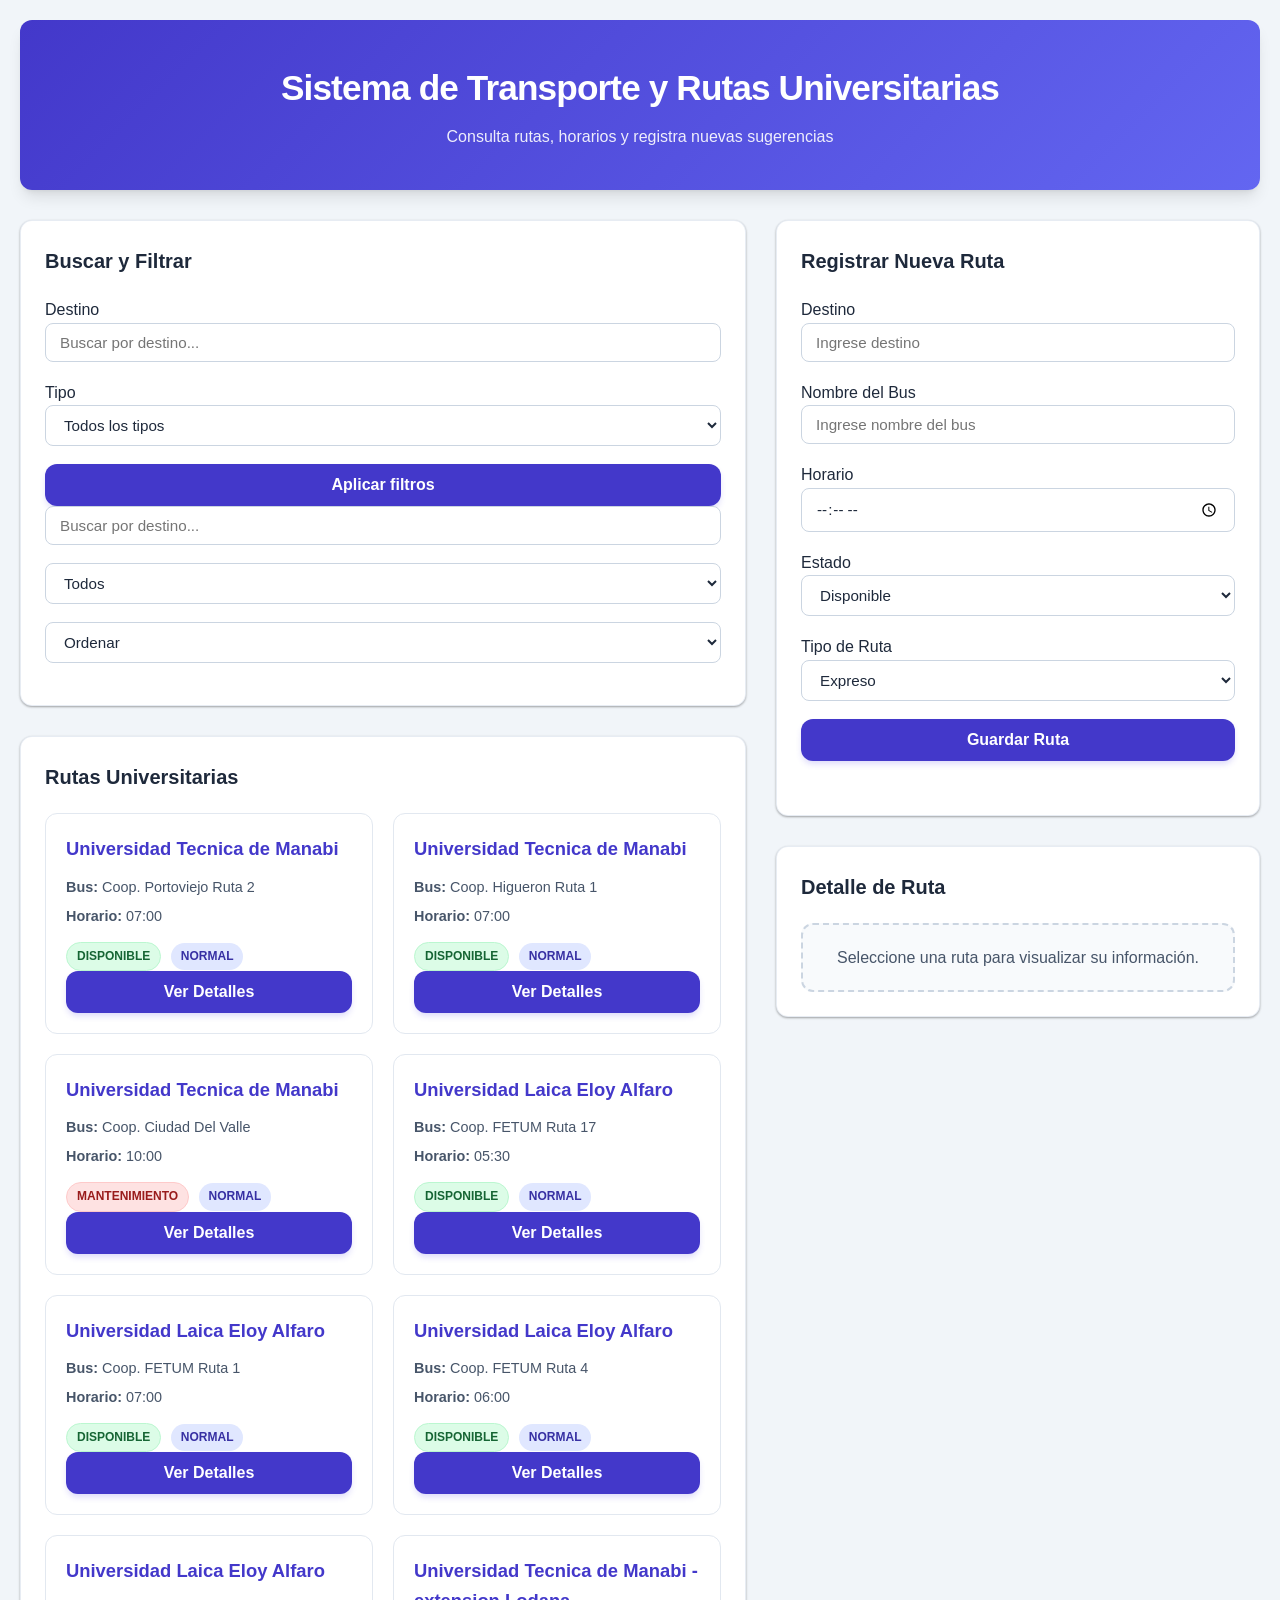
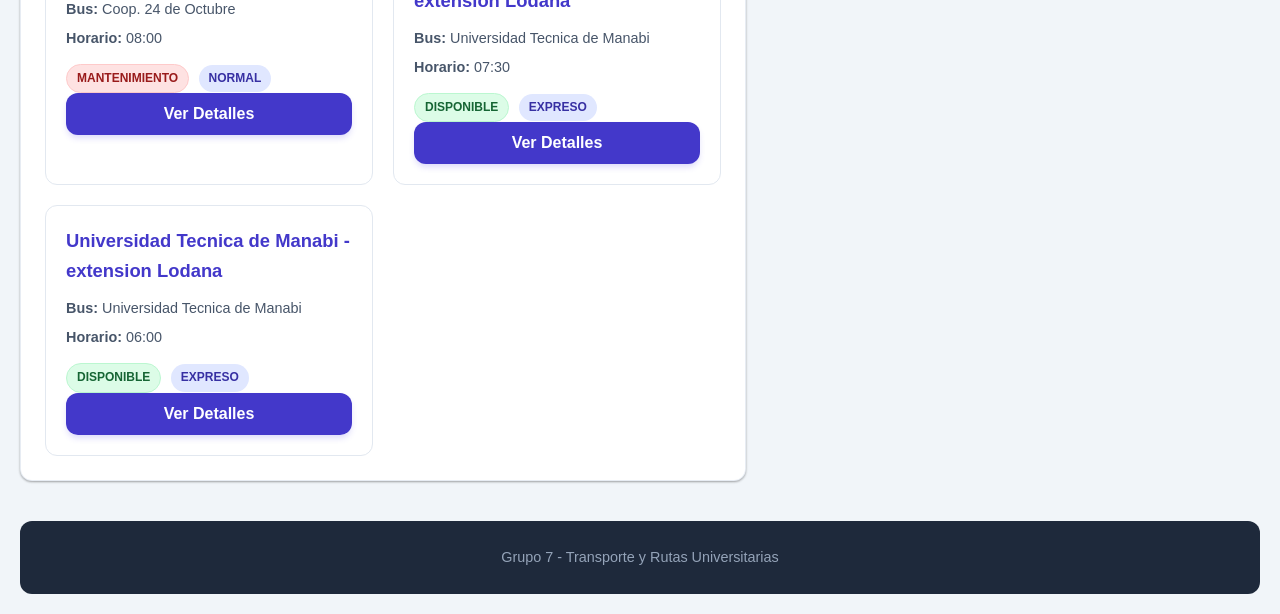
<file: index.html>
<!DOCTYPE html>
<html lang="es">
<head>
    <meta charset="UTF-8">
    <meta name="viewport" content="width=device-width, initial-scale=1.0">
    <title>Transporte y Rutas Universitarias</title>
    <link rel="stylesheet" href="styles.css">
</head>
<body>

    <header class="header">
        <h1>Sistema de Transporte y Rutas Universitarias</h1>
        <p>Consulta rutas, horarios y registra nuevas sugerencias</p>
    </header>

    <!-- CONTENEDOR PRINCIPAL -->
    <main class="contenedor-principal">
        <section class="panel-izquierdo">
  
            <section class="filtros">

                <h2>Buscar y Filtrar</h2>

                <label for="buscarDestino">Destino</label>
                <input 
                    type="text" 
                    id="buscarDestino"
                    placeholder="Buscar por destino..."
                >

                <label for="filtroTipo">Tipo</label>
                <select id="filtroTipo">
                    <option value="">Todos los tipos</option>
                    <option value="Normal">Normal</option>
                    <option value="Expreso">Expreso</option>
                </select>

                <button id="btnFiltrar">Aplicar filtros</button>

                <div id="mensajeFiltro"></div>

                <!-- BUSCADOR -->
                <input 
                    type="text" 
                    id="buscarRuta"
                    placeholder="Buscar por destino..."
                >

                <!-- FILTRO -->
                <select id="filtroEstado">
                    <option value="Todos">Todos</option>
                    <option value="Disponible">Disponible</option>
                    <option value="Mantenimiento">Mantenimiento</option>
                </select>

                <!-- ORDENAR -->
                <select id="ordenarRutas">
                    <option value="default">Ordenar</option>
                    <option value="az">A - Z</option>
                    <option value="horario">Por horario</option>
                </select>

            </section>

            <!-- LISTADO DE RUTAS -->
            <section class="listado-rutas">

                <h2>Rutas Universitarias</h2>

                <!-- TARJETAS DINÁMICAS -->
                <div id="contenedorRutas">

                    <!-- JavaScript insertará las tarjetas aquí -->

                </div>

            </section>

        </section>

        <aside class="panel-derecho">

            <!-- FORMULARIO -->
            <section class="formulario">

                <h2>Registrar Nueva Ruta</h2>

                <form id="formRuta">

                    <!-- DESTINO -->
                    <div class="grupo-formulario">
                        <label for="destino">Destino</label>

                        <input 
                            type="text"
                            id="destino"
                            placeholder="Ingrese destino"
                        >
                    </div>

                    <!-- BUS -->
                    <div class="grupo-formulario">
                        <label for="bus">Nombre del Bus</label>

                        <input 
                            type="text"
                            id="bus"
                            placeholder="Ingrese nombre del bus"
                        >
                    </div>

                    <!-- HORARIO -->
                    <div class="grupo-formulario">
                        <label for="horario">Horario</label>

                        <input 
                            type="time"
                            id="horario"
                        >
                    </div>

                    <!-- ESTADO -->
                    <div class="grupo-formulario">
                        <label for="estado">Estado</label>

                        <select id="estado">
                            <option value="Disponible">Disponible</option>
                            <option value="Mantenimiento">Mantenimiento</option>
                        </select>
                    </div>

                    <!-- TIPO -->
                    <div class="grupo-formulario">
                        <label for="tipo">Tipo de Ruta</label>

                        <select id="tipo">
                            <option value="Expreso">Expreso</option>
                            <option value="Normal">Normal</option>
                        </select>
                    </div>

                    <!-- BOTÓN -->
                    <button type="submit" id="btnGuardar">
                        Guardar Ruta
                    </button>

                    <!-- MENSAJES -->
                    <p id="mensaje"></p>

                </form>

            </section>

            <!-- PANEL DETALLE -->
            <section class="detalle-ruta">

                <h2>Detalle de Ruta</h2>

                <div id="detalleRuta">

                    <p>
                        Seleccione una ruta para visualizar su información.
                    </p>

                </div>

            </section>

        </aside>

    </main>

    <!-- FOOTER -->
    <footer class="footer">
        <p>Grupo 7 - Transporte y Rutas Universitarias</p>
    </footer>

    <!-- JAVASCRIPT -->
    <script src="js/data.js"></script>
    <script src="js/render.js"></script>
    <script src="js/filtros.js"></script>
    <script src="js/formulario.js"></script>
    <script src="js/storage.js"></script>
    <script src="js/app.js"></script>

</body>
</html>
</file>
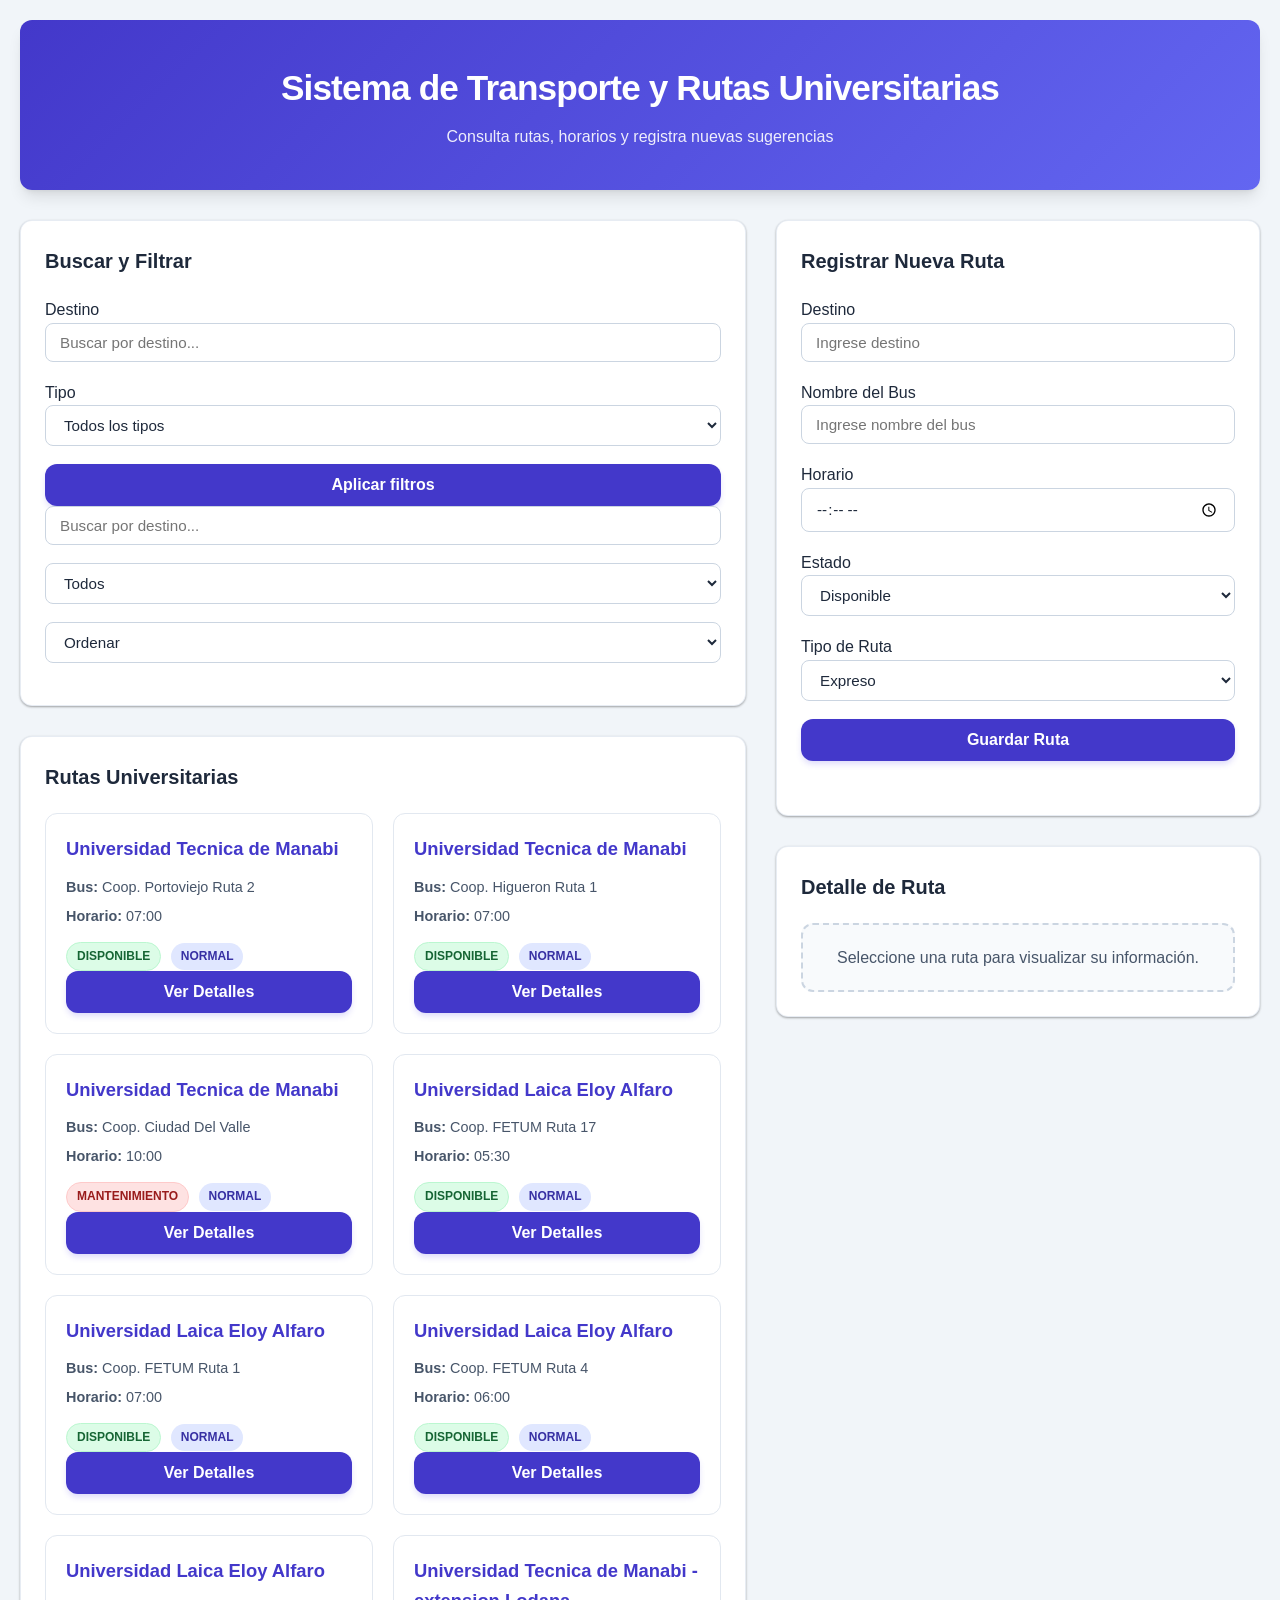
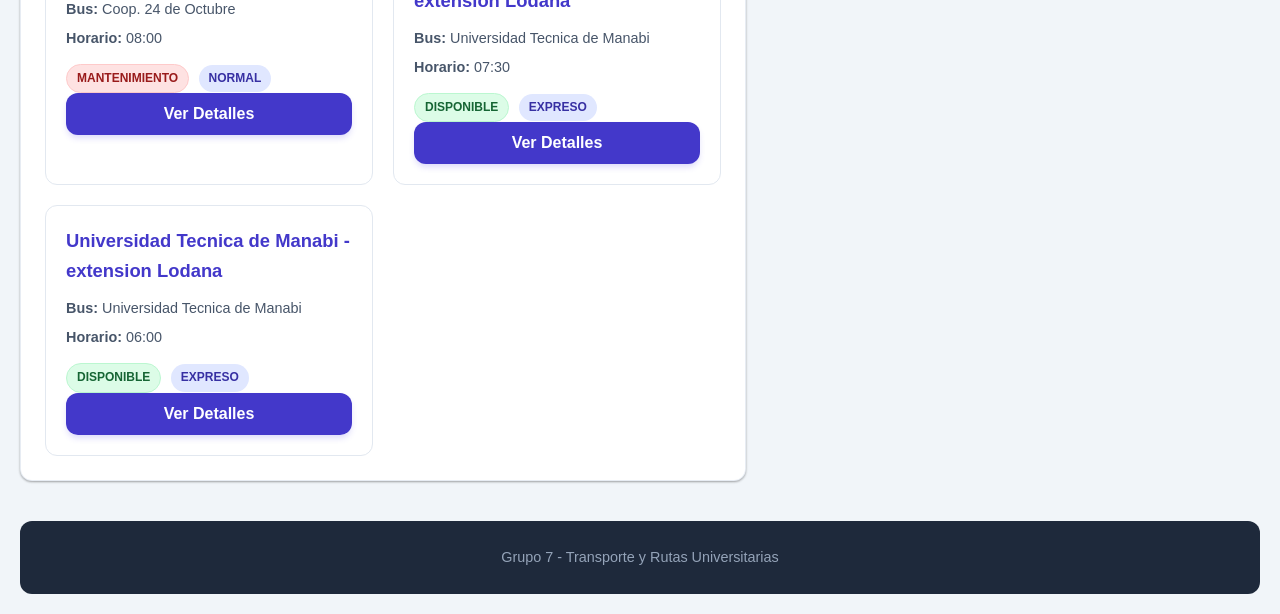
<file: rutas.html>
<!DOCTYPE html>
<html lang="es">
<head>
    <meta charset="UTF-8">
    <meta name="viewport" content="width=device-width, initial-scale=1.0">
    <title>Transporte y Rutas Universitarias</title>
    <link rel="stylesheet" href="styles.css">
</head>
<body>

    <header class="header">
        <h1>Sistema de Transporte y Rutas Universitarias</h1>
        <p>Consulta rutas, horarios y registra nuevas sugerencias</p>
    </header>

    <!-- CONTENEDOR PRINCIPAL -->
    <main class="contenedor-principal">
        <section class="panel-izquierdo">
  
            <section class="filtros">

                <h2>Buscar y Filtrar</h2>

                <label for="buscarDestino">Destino</label>
                <input 
                    type="text" 
                    id="buscarDestino"
                    placeholder="Buscar por destino..."
                >

                <label for="filtroTipo">Tipo</label>
                <select id="filtroTipo">
                    <option value="">Todos los tipos</option>
                    <option value="Normal">Normal</option>
                    <option value="Expreso">Expreso</option>
                </select>

                <button id="btnFiltrar">Aplicar filtros</button>

                <div id="mensajeFiltro"></div>

                <!-- BUSCADOR -->
                <input 
                    type="text" 
                    id="buscarRuta"
                    placeholder="Buscar por destino..."
                >

                <!-- FILTRO -->
                <select id="filtroEstado">
                    <option value="Todos">Todos</option>
                    <option value="Disponible">Disponible</option>
                    <option value="Mantenimiento">Mantenimiento</option>
                </select>

                <!-- ORDENAR -->
                <select id="ordenarRutas">
                    <option value="default">Ordenar</option>
                    <option value="az">A - Z</option>
                    <option value="horario">Por horario</option>
                </select>

            </section>

            <!-- LISTADO DE RUTAS -->
            <section class="listado-rutas">

                <h2>Rutas Universitarias</h2>

                <!-- TARJETAS DINÁMICAS -->
                <div id="contenedorRutas">

                    <!-- JavaScript insertará las tarjetas aquí -->

                </div>

            </section>

        </section>

        <aside class="panel-derecho">

            <!-- FORMULARIO -->
            <section class="formulario">

                <h2>Registrar Nueva Ruta</h2>

                <form id="formRuta">

                    <!-- DESTINO -->
                    <div class="grupo-formulario">
                        <label for="destino">Destino</label>

                        <input 
                            type="text"
                            id="destino"
                            placeholder="Ingrese destino"
                        >
                    </div>

                    <!-- BUS -->
                    <div class="grupo-formulario">
                        <label for="bus">Nombre del Bus</label>

                        <input 
                            type="text"
                            id="bus"
                            placeholder="Ingrese nombre del bus"
                        >
                    </div>

                    <!-- HORARIO -->
                    <div class="grupo-formulario">
                        <label for="horario">Horario</label>

                        <input 
                            type="time"
                            id="horario"
                        >
                    </div>

                    <!-- ESTADO -->
                    <div class="grupo-formulario">
                        <label for="estado">Estado</label>

                        <select id="estado">
                            <option value="Disponible">Disponible</option>
                            <option value="Mantenimiento">Mantenimiento</option>
                        </select>
                    </div>

                    <!-- TIPO -->
                    <div class="grupo-formulario">
                        <label for="tipo">Tipo de Ruta</label>

                        <select id="tipo">
                            <option value="Expreso">Expreso</option>
                            <option value="Normal">Normal</option>
                        </select>
                    </div>

                    <!-- BOTÓN -->
                    <button type="submit" id="btnGuardar">
                        Guardar Ruta
                    </button>

                    <!-- MENSAJES -->
                    <p id="mensaje"></p>

                </form>

            </section>

            <!-- PANEL DETALLE -->
            <section class="detalle-ruta">

                <h2>Detalle de Ruta</h2>

                <div id="detalleRuta">

                    <p>
                        Seleccione una ruta para visualizar su información.
                    </p>

                </div>

            </section>

        </aside>

    </main>

    <!-- FOOTER -->
    <footer class="footer">
        <p>Grupo 7 - Transporte y Rutas Universitarias</p>
    </footer>

    <!-- JAVASCRIPT -->
    <script src="js/data.js"></script>
    <script src="js/render.js"></script>
    <script src="js/filtros.js"></script>
    <script src="js/formulario.js"></script>
    <script src="js/storage.js"></script>
    <script src="js/app.js"></script>

</body>
</html>
</file>
<file: styles.css>
/* RESET */
:root {
    --primary-color: #4338ca;
    --primary-hover: #3730a3;
    --secondary-color: #64748b;
    --bg-body: #f1f5f9;
    --bg-card: #ffffff;
    --text-main: #1e293b;
    --text-muted: #475569;
    --border-radius: 12px;
    --shadow-sm: 0 1px 3px rgba(0,0,0,0.12), 0 1px 2px rgba(0,0,0,0.24);
    --shadow-md: 0 10px 15px -3px rgba(0, 0, 0, 0.1), 0 4px 6px -4px rgba(0, 0, 0, 0.1);
    --success: #10b981;
    --warning: #f59e0b;
    --error: #ef4444;
}

*{
    margin: 0;
    padding: 0;
    box-sizing: border-box;
    font-family: Arial, Helvetica, sans-serif;
}

/* BODY */
body{
    background-color: var(--bg-body);
    color: var(--text-main);
    padding: 20px;
    line-height: 1.6;
    -webkit-font-smoothing: antialiased;
}

/* HEADER */
.header{
    background: linear-gradient(135deg, var(--primary-color) 0%, #6366f1 100%);
    color: white;
    padding: 40px 20px;
    border-radius: var(--border-radius);
    text-align: center;
    margin-bottom: 30px;
    box-shadow: var(--shadow-md);
}

.header h1{
    font-size: 2.2rem;
    letter-spacing: -0.025em;
    margin-bottom: 8px;
}

.header p {
    opacity: 0.9;
    font-weight: 300;
}

/* CONTENEDOR PRINCIPAL */
.contenedor-principal{
    display: grid;
    grid-template-columns: 1.8fr 1.2fr;
    gap: 30px;
    max-width: 1400px;
    margin: 0 auto;
}

/* PANELES */
.panel-izquierdo, .panel-derecho {
    display: flex;
    flex-direction: column;
    gap: 30px;
}

/* CAJAS */
.filtros, .listado-rutas, .formulario, .detalle-ruta {
    background-color: var(--bg-card);
    padding: 24px;
    border-radius: var(--border-radius);
    box-shadow: var(--shadow-sm);
    border: 1px solid rgba(226, 232, 240, 0.8);
}

/* TITULOS */
h2{
    margin-bottom: 20px;
    color: var(--text-main);
    font-weight: 600;
    font-size: 1.25rem;
    display: flex;
    align-items: center;
    gap: 10px;
}

/* INPUTS Y SELECT */
input, select {
    width: 100%;
    padding: 10px 14px;
    margin-bottom: 18px;
    border-radius: 8px;
    border: 1px solid #cbd5e1;
    background-color: #fff;
    color: var(--text-main);
    font-size: 0.95rem;
    transition: all 0.2s ease;
}

input:focus, select:focus {
    outline: none;
    border-color: var(--primary-color);
    box-shadow: 0 0 0 4px rgba(99, 102, 241, 0.15);
}

button {
    width: 100%;
    padding: 12px 20px;
    background-color: var(--primary-color);
    color: white;
    border: none;
    border-radius: var(--border-radius);
    cursor: pointer;
    font-size: 1rem;
    font-weight: 600;
    transition: all 0.2s ease;
    box-shadow: 0 4px 6px -1px rgba(79, 70, 229, 0.2);
}

button:hover {
    background-color: var(--primary-hover);
    transform: translateY(-1px);
    box-shadow: 0 10px 15px -3px rgba(79, 70, 229, 0.3);
}

/* CONTENEDOR TARJETAS */
#contenedorRutas {
    display: grid;
    grid-template-columns: repeat(auto-fill, minmax(280px, 1fr));
    gap: 20px;
}

/* TARJETA */
.tarjeta{
    background-color: #fff;
    padding: 20px;
    border-radius: var(--border-radius);
    border: 1px solid #e2e8f0;
    transition: all 0.3s cubic-bezier(0.4, 0, 0.2, 1);
    position: relative;
    overflow: hidden;
}

.tarjeta:hover {
    transform: translateY(-4px);
    box-shadow: var(--shadow-md);
    border-color: var(--primary-color);
}

.tarjeta h3{
    color: var(--primary-color);
    font-size: 1.15rem;
    margin-bottom: 12px;
}

.tarjeta p {
    font-size: 0.9rem;
    color: var(--text-muted);
    margin-bottom: 6px;
}

/* ESTADOS Y BADGES (Para todo el proyecto) */
.badge {
    display: inline-block;
    padding: 4px 10px;
    border-radius: 20px;
    font-size: 0.75rem;
    font-weight: 700;
    text-transform: uppercase;
    margin-top: 8px;
}

.estado-disponible {
    background-color: #dcfce7;
    color: #166534;
    border: 1px solid #bbf7d0;
}

.estado-mantenimiento {
    background-color: #fee2e2;
    color: #991b1b;
    border: 1px solid #fecaca;
}

.tipo-ruta {
    background-color: #e0e7ff;
    color: #3730a3;
    margin-left: 5px;
}

/* MENSAJES */
#mensaje{
    margin-top: 10px;
    font-size: 0.875rem;
    font-weight: 500;
    text-align: center;
    min-height: 20px;
}

/* DETALLE */
#detalleRuta{
    background-color: #f8fafc;
    padding: 20px;
    border-radius: var(--border-radius);
    border: 2px dashed #cbd5e1;
    color: var(--text-muted);
    text-align: center;
}

/* FOOTER */
.footer{
    margin-top: 40px;
    text-align: center;
    padding: 25px;
    background-color: var(--text-main);
    color: #94a3b8;
    border-radius: var(--border-radius);
    font-size: 0.9rem;
}

/* RESPONSIVE */
@media(max-width: 1024px){
    .contenedor-principal{
        grid-template-columns: 1fr;
    }
}

@media(max-width: 640px) {
    body { padding: 10px; }
    .header h1 { font-size: 1.75rem; }
    #contenedorRutas { grid-template-columns: 1fr; }
}
</file>
